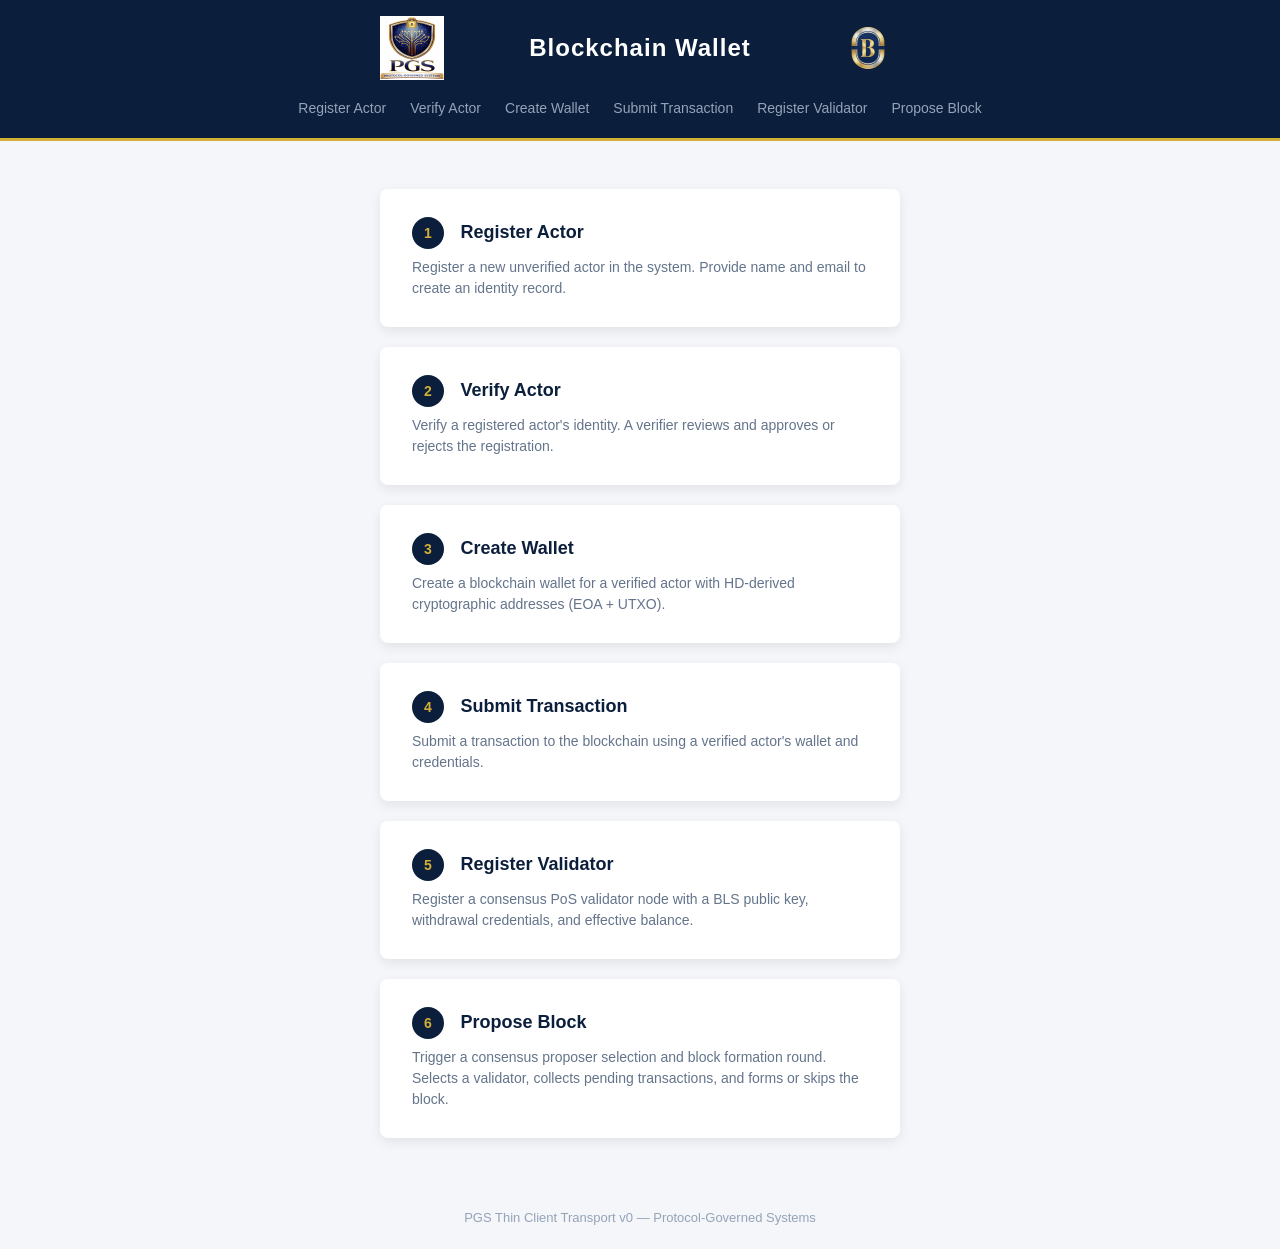
<file: pgs_blockchain/testbed/static/index.html>
<!DOCTYPE html>
<html lang="en">
<head>
    <meta charset="UTF-8">
    <meta name="viewport" content="width=device-width, initial-scale=1.0">
    <title>Blockchain Wallet — PGS</title>
    <link rel="stylesheet" href="css/wallet.css">
</head>
<body>
    <header class="app-header">
        <div class="header-inner">
            <img src="img/pgs_logo.png" alt="PGS" class="logo">
            <h1 class="app-title">Blockchain Wallet</h1>
            <img src="img/ob_logo.png" alt="PGS" class="logo">
        </div>
        <nav class="screen-nav">
            <a href="register_actor.html">Register Actor</a>
            <a href="verify_actor.html">Verify Actor</a>
            <a href="create_wallet.html">Create Wallet</a>
            <a href="submit_transaction.html">Submit Transaction</a>
            <a href="register_validator.html">Register Validator</a>
            <a href="propose_block.html">Propose Block</a>
        </nav>
    </header>

    <div class="card-grid">
        <a href="register_actor.html" class="card">
            <span class="step-number">1</span>
            <h3>Register Actor</h3>
            <p>Register a new unverified actor in the system. Provide name and email to create an identity record.</p>
        </a>

        <a href="verify_actor.html" class="card">
            <span class="step-number">2</span>
            <h3>Verify Actor</h3>
            <p>Verify a registered actor's identity. A verifier reviews and approves or rejects the registration.</p>
        </a>

        <a href="create_wallet.html" class="card">
            <span class="step-number">3</span>
            <h3>Create Wallet</h3>
            <p>Create a blockchain wallet for a verified actor with HD-derived cryptographic addresses (EOA + UTXO).</p>
        </a>

        <a href="submit_transaction.html" class="card">
            <span class="step-number">4</span>
            <h3>Submit Transaction</h3>
            <p>Submit a transaction to the blockchain using a verified actor's wallet and credentials.</p>
        </a>

        <a href="register_validator.html" class="card">
            <span class="step-number">5</span>
            <h3>Register Validator</h3>
            <p>Register a consensus PoS validator node with a BLS public key, withdrawal credentials, and effective balance.</p>
        </a>

        <a href="propose_block.html" class="card">
            <span class="step-number">6</span>
            <h3>Propose Block</h3>
            <p>Trigger a consensus proposer selection and block formation round. Selects a validator, collects pending transactions, and forms or skips the block.</p>
        </a>
    </div>

    <footer class="app-footer">
        PGS Thin Client Transport v0 — Protocol-Governed Systems
    </footer>
</body>
</html>
</file>
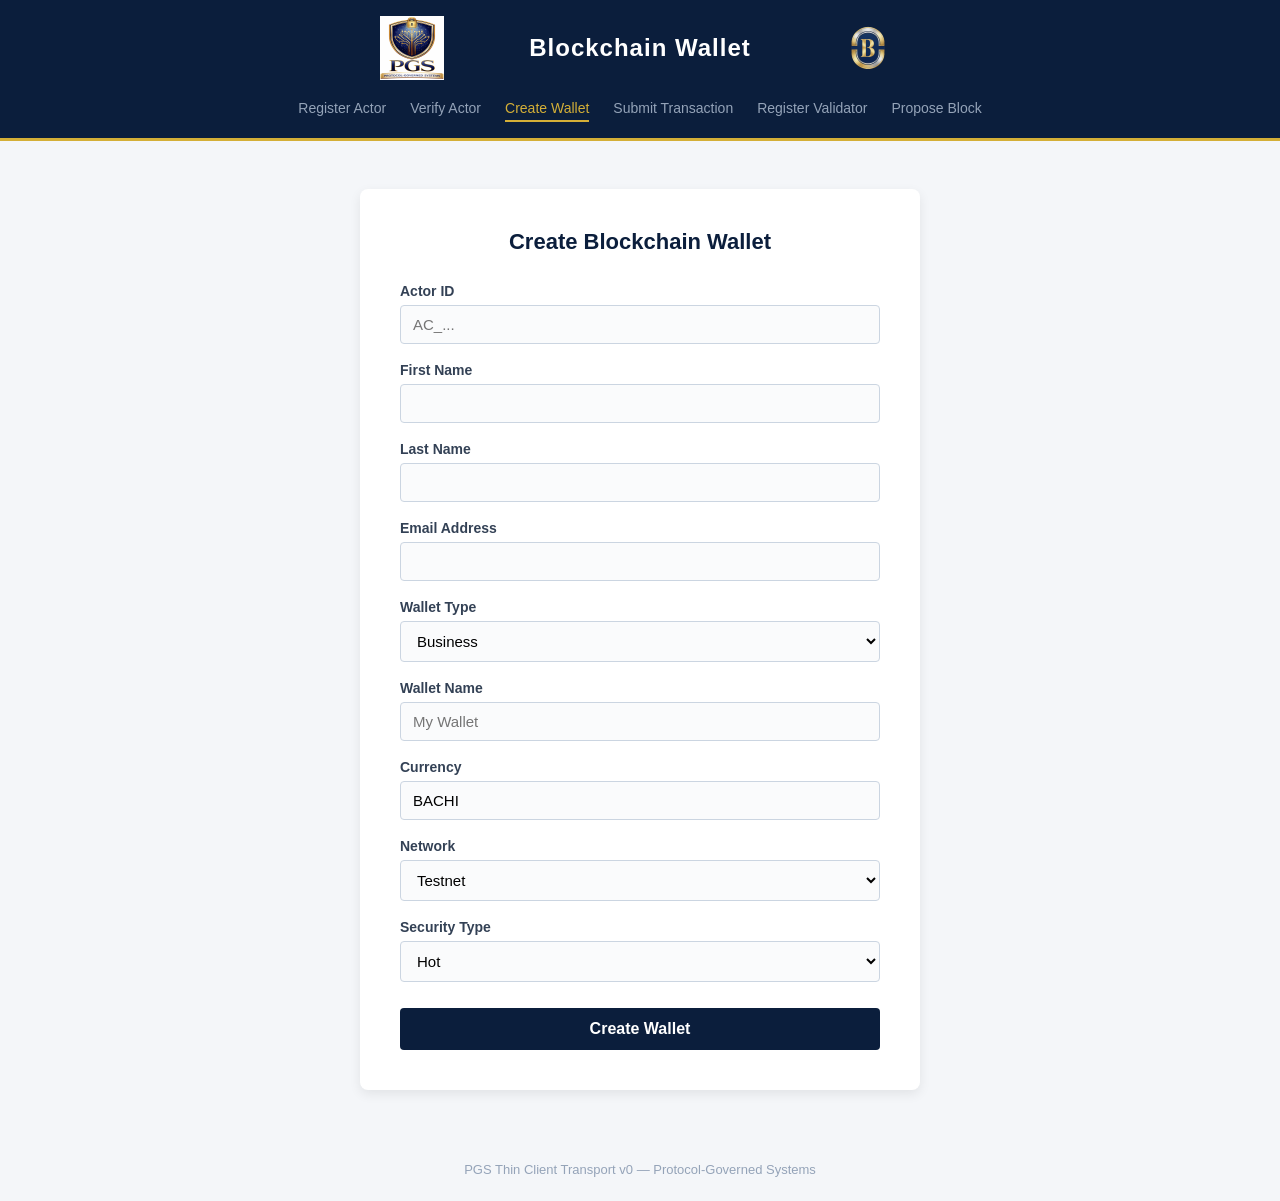
<file: pgs_blockchain/testbed/static/create_wallet.html>
<!DOCTYPE html>
<html lang="en">
<head>
    <meta charset="UTF-8">
    <meta name="viewport" content="width=device-width, initial-scale=1.0">
    <title>Create Wallet — Blockchain Wallet</title>
    <link rel="stylesheet" href="css/wallet.css">
</head>
<body>
    <header class="app-header">
        <div class="header-inner">
            <img src="img/pgs_logo.png" alt="PGS" class="logo">
            <h1 class="app-title">Blockchain Wallet</h1>
            <img src="img/ob_logo.png" alt="PGS" class="logo">
        </div>
        <nav class="screen-nav">
            <a href="register_actor.html">Register Actor</a>
            <a href="verify_actor.html">Verify Actor</a>
            <a href="create_wallet.html" class="active">Create Wallet</a>
            <a href="submit_transaction.html">Submit Transaction</a>
            <a href="register_validator.html">Register Validator</a>
            <a href="propose_block.html">Propose Block</a>
        </nav>
    </header>

    <div class="container">
        <h2>Create Blockchain Wallet</h2>

        <form id="wallet-form" data-workflow="blockchain::WF_CREATE_WALLET_V0"
              data-structure="governance.layers::STRUCTURE_RUNTIME_EXECUTION_V0"
              onsubmit="event.preventDefault(); submitWorkflow('wallet-form');">

            <div class="form-group">
                <label for="actor_id">Actor ID</label>
                <input type="text" id="actor_id" data-field="actor_id" placeholder="AC_..." required>
            </div>

            <div class="form-group">
                <label for="first_name">First Name</label>
                <input type="text" id="first_name" data-field="actor_record.first_name" required>
            </div>

            <div class="form-group">
                <label for="last_name">Last Name</label>
                <input type="text" id="last_name" data-field="actor_record.last_name" required>
            </div>

            <div class="form-group">
                <label for="email">Email Address</label>
                <input type="email" id="email" data-field="actor_record.email_registration" required>
            </div>

            <div class="form-group">
                <label for="wallet_type">Wallet Type</label>
                <select id="wallet_type" data-field="wallet_type" required>
                    <option value="business">Business</option>
                    <option value="personal">Personal</option>
                </select>
            </div>

            <div class="form-group">
                <label for="wallet_name">Wallet Name</label>
                <input type="text" id="wallet_name" data-field="wallet_config.name" placeholder="My Wallet">
            </div>

            <div class="form-group">
                <label for="currency">Currency</label>
                <input type="text" id="currency" data-field="wallet_config.currency" value="BACHI">
            </div>

            <div class="form-group">
                <label for="network">Network</label>
                <select id="network" data-field="wallet_config.metadata.network">
                    <option value="testnet">Testnet</option>
                    <option value="mainnet">Mainnet</option>
                </select>
            </div>

            <div class="form-group">
                <label for="security_type">Security Type</label>
                <select id="security_type" data-field="wallet_config.metadata.security_type">
                    <option value="hot">Hot</option>
                    <option value="cold">Cold</option>
                </select>
            </div>

            <button type="submit" class="primary-button">Create Wallet</button>
        </form>

        <div id="result" class="result-panel"></div>
    </div>

    <footer class="app-footer">
        PGS Thin Client Transport v0 — Protocol-Governed Systems
    </footer>

    <script src="js/pgs_bridge.js"></script>
</body>
</html>
</file>
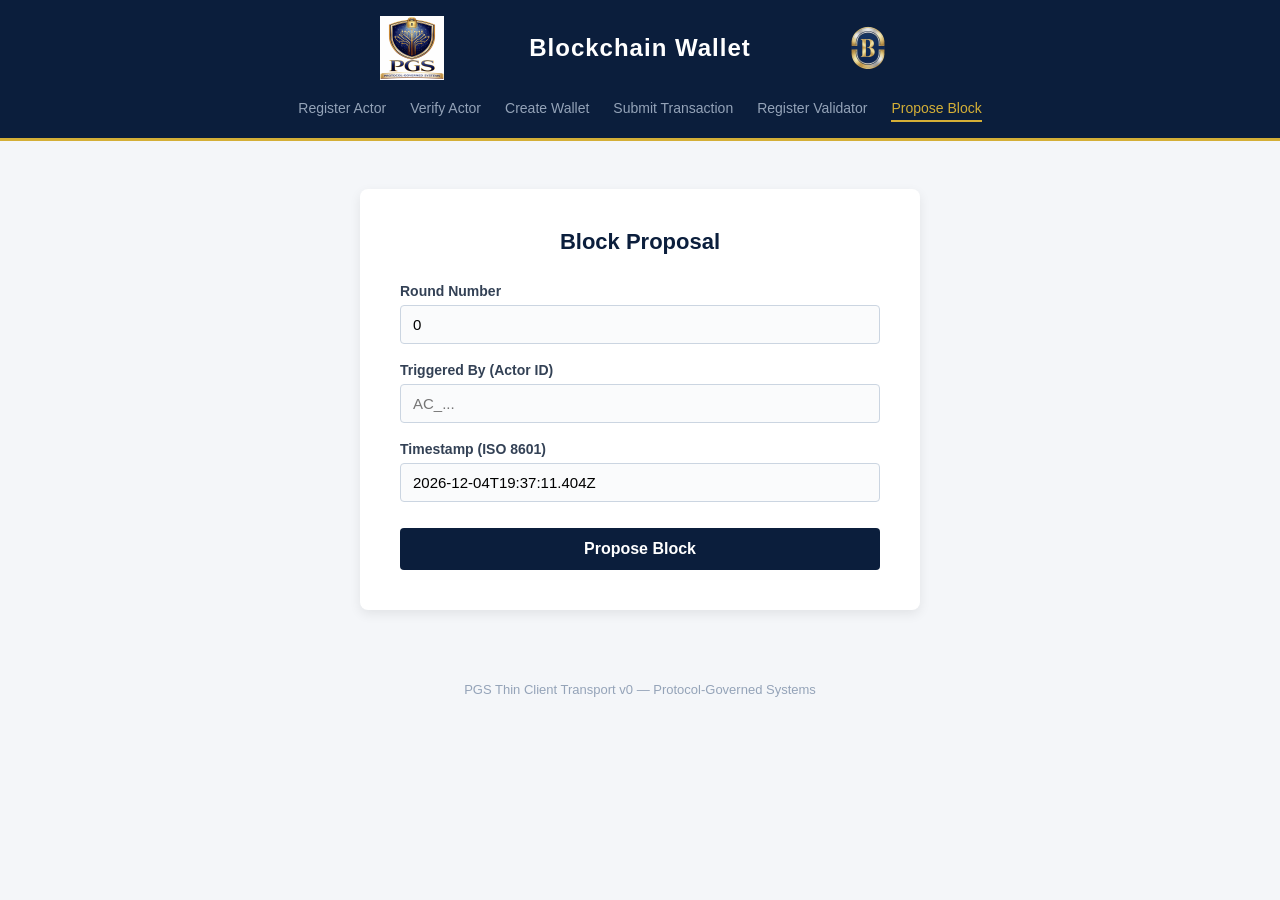
<file: pgs_blockchain/testbed/static/propose_block.html>
<!DOCTYPE html>
<html lang="en">
<head>
    <meta charset="UTF-8">
    <meta name="viewport" content="width=device-width, initial-scale=1.0">
    <title>Propose Block — Blockchain Wallet</title>
    <link rel="stylesheet" href="css/wallet.css">
</head>
<body>
    <header class="app-header">
        <div class="header-inner">
            <img src="img/pgs_logo.png" alt="PGS" class="logo">
            <h1 class="app-title">Blockchain Wallet</h1>
            <img src="img/ob_logo.png" alt="PGS" class="logo">
        </div>
        <nav class="screen-nav">
            <a href="register_actor.html">Register Actor</a>
            <a href="verify_actor.html">Verify Actor</a>
            <a href="create_wallet.html">Create Wallet</a>
            <a href="submit_transaction.html">Submit Transaction</a>
            <a href="register_validator.html">Register Validator</a>
            <a href="propose_block.html" class="active">Propose Block</a>
        </nav>
    </header>

    <div class="container">
        <h2>Block Proposal</h2>

        <form id="propose-block-form" data-workflow="blockchain::WF_PROPOSE_BLOCK_V0"
              data-structure="governance.layers::STRUCTURE_RUNTIME_EXECUTION_V0"
              onsubmit="event.preventDefault(); submitWorkflow('propose-block-form');">

            <div class="form-group">
                <label for="round_number">Round Number</label>
                <input type="number" id="round_number" data-field="round_number" required
                       min="0" value="0">
            </div>

            <div class="form-group">
                <label for="triggered_by">Triggered By (Actor ID)</label>
                <input type="text" id="triggered_by" data-field="triggered_by" required
                       placeholder="AC_...">
            </div>

            <div class="form-group">
                <label for="timestamp">Timestamp (ISO 8601)</label>
                <input type="text" id="timestamp" data-field="timestamp" required
                       placeholder="2026-06-02T00:00:00.000000">
            </div>

            <button type="submit" class="primary-button">Propose Block</button>
        </form>

        <div id="result" class="result-panel"></div>
    </div>

    <footer class="app-footer">
        PGS Thin Client Transport v0 — Protocol-Governed Systems
    </footer>

    <script src="js/pgs_bridge.js"></script>
    <script>
        // Auto-populate timestamp with current UTC ISO string on load
        document.addEventListener('DOMContentLoaded', function() {
            const tsInput = document.getElementById('timestamp');
            if (tsInput && !tsInput.value) {
                tsInput.value = new Date().toISOString();
            }
        });
    </script>
</body>
</html>
</file>
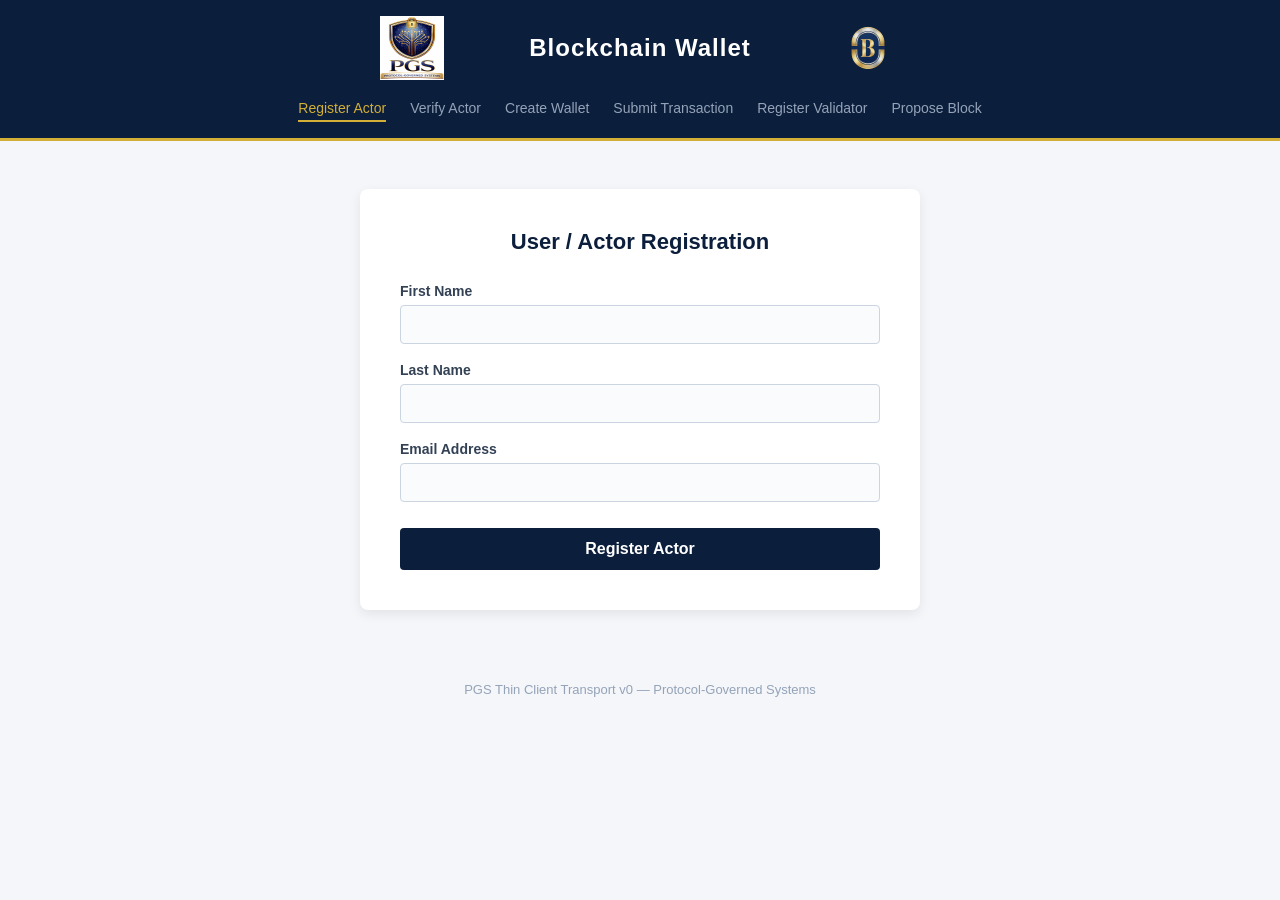
<file: pgs_blockchain/testbed/static/register_actor.html>
<!DOCTYPE html>
<html lang="en">
<head>
    <meta charset="UTF-8">
    <meta name="viewport" content="width=device-width, initial-scale=1.0">
    <title>Register Actor — Blockchain Wallet</title>
    <link rel="stylesheet" href="css/wallet.css">
</head>
<body>
    <header class="app-header">
        <div class="header-inner">
            <img src="img/pgs_logo.png" alt="PGS" class="logo">
            <h1 class="app-title">Blockchain Wallet</h1>
            <img src="img/ob_logo.png" alt="PGS" class="logo">
        </div>
        <nav class="screen-nav">
            <a href="register_actor.html" class="active">Register Actor</a>
            <a href="verify_actor.html">Verify Actor</a>
            <a href="create_wallet.html">Create Wallet</a>
            <a href="submit_transaction.html">Submit Transaction</a>
            <a href="register_validator.html">Register Validator</a>
            <a href="propose_block.html">Propose Block</a>
        </nav>
    </header>

    <div class="container">
        <h2>User / Actor Registration</h2>

        <form id="registration-form" data-workflow="blockchain::WF_REGISTER_ACTOR_UNVERIFIED_V0"
              data-structure="governance.layers::STRUCTURE_RUNTIME_EXECUTION_V0"
              onsubmit="event.preventDefault(); submitWorkflow('registration-form');">

            <div class="form-group">
                <label for="first_name">First Name</label>
                <input type="text" id="first_name" data-field="actor_record.first_name" required>
            </div>

            <div class="form-group">
                <label for="last_name">Last Name</label>
                <input type="text" id="last_name" data-field="actor_record.last_name" required>
            </div>

            <div class="form-group">
                <label for="email">Email Address</label>
                <input type="email" id="email" data-field="actor_record.email_registration" required>
            </div>

            <button type="submit" class="primary-button">Register Actor</button>
        </form>

        <div id="result" class="result-panel"></div>
    </div>

    <footer class="app-footer">
        PGS Thin Client Transport v0 — Protocol-Governed Systems
    </footer>

    <script src="js/pgs_bridge.js"></script>
</body>
</html>
</file>
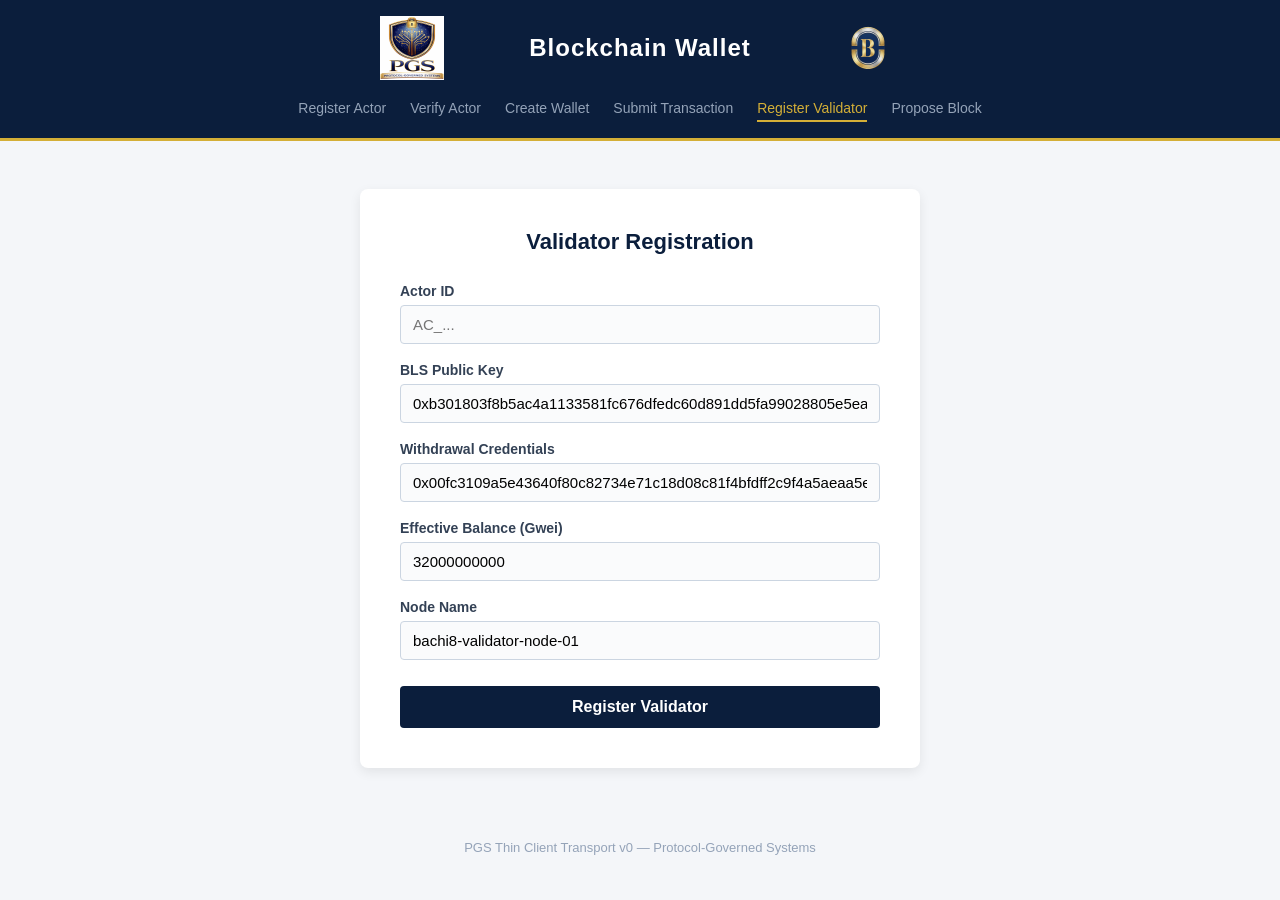
<file: pgs_blockchain/testbed/static/register_validator.html>
<!DOCTYPE html>
<html lang="en">
<head>
    <meta charset="UTF-8">
    <meta name="viewport" content="width=device-width, initial-scale=1.0">
    <title>Register Validator — Blockchain Wallet</title>
    <link rel="stylesheet" href="css/wallet.css">
</head>
<body>
    <header class="app-header">
        <div class="header-inner">
            <img src="img/pgs_logo.png" alt="PGS" class="logo">
            <h1 class="app-title">Blockchain Wallet</h1>
            <img src="img/ob_logo.png" alt="PGS" class="logo">
        </div>
        <nav class="screen-nav">
            <a href="register_actor.html">Register Actor</a>
            <a href="verify_actor.html">Verify Actor</a>
            <a href="create_wallet.html">Create Wallet</a>
            <a href="submit_transaction.html">Submit Transaction</a>
            <a href="register_validator.html" class="active">Register Validator</a>
            <a href="propose_block.html">Propose Block</a>
        </nav>
    </header>

    <div class="container">
        <h2>Validator Registration</h2>

        <form id="validator-form" data-workflow="blockchain::WF_REGISTER_VALIDATOR_V0"
              data-structure="governance.layers::STRUCTURE_RUNTIME_EXECUTION_V0"
              onsubmit="event.preventDefault(); submitWorkflow('validator-form');">

            <div class="form-group">
                <label for="actor_id">Actor ID</label>
                <input type="text" id="actor_id" data-field="validator_record.actor_id" required
                       placeholder="AC_...">
            </div>

            <div class="form-group">
                <label for="pubkey">BLS Public Key</label>
                <input type="text" id="pubkey" data-field="validator_record.pubkey" required
                       value="0xb301803f8b5ac4a1133581fc676dfedc60d891dd5fa99028805e5ea5b08d3491af75d0707adab3b70c6a6a580217bf81">
            </div>

            <div class="form-group">
                <label for="withdrawal_credentials">Withdrawal Credentials</label>
                <input type="text" id="withdrawal_credentials" data-field="validator_record.withdrawal_credentials" required
                       value="0x00fc3109a5e43640f80c82734e71c18d08c81f4bfdff2c9f4a5aeaa5e26e12c7">
            </div>

            <div class="form-group">
                <label for="effective_balance">Effective Balance (Gwei)</label>
                <input type="number" id="effective_balance" data-field="validator_record.effective_balance" required
                       value="32000000000">
            </div>

            <div class="form-group">
                <label for="node_name">Node Name</label>
                <input type="text" id="node_name" data-field="validator_record.node_name" required
                       value="bachi8-validator-node-01">
            </div>

            <button type="submit" class="primary-button">Register Validator</button>
        </form>

        <div id="result" class="result-panel"></div>
    </div>

    <footer class="app-footer">
        PGS Thin Client Transport v0 — Protocol-Governed Systems
    </footer>

    <script src="js/pgs_bridge.js"></script>
</body>
</html>
</file>
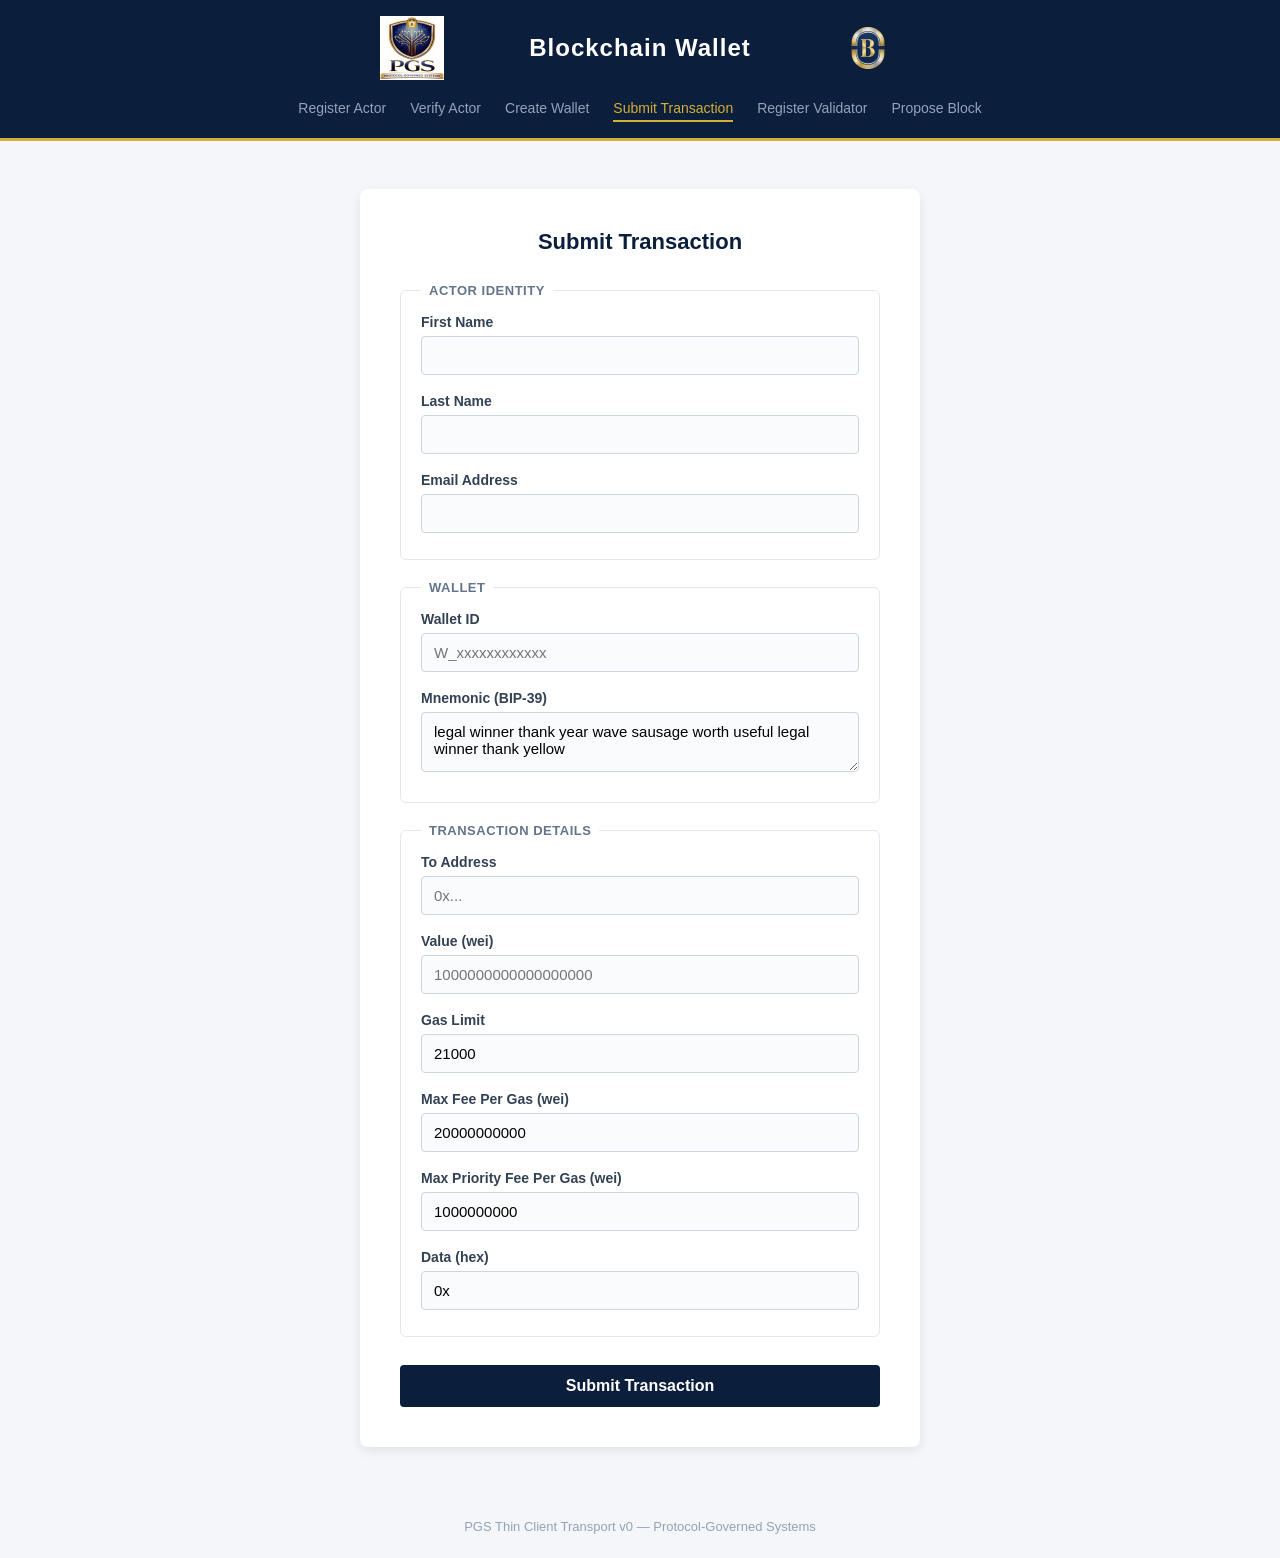
<file: pgs_blockchain/testbed/static/submit_transaction.html>
<!DOCTYPE html>
<html lang="en">
<head>
    <meta charset="UTF-8">
    <meta name="viewport" content="width=device-width, initial-scale=1.0">
    <title>Submit Transaction — Blockchain Wallet</title>
    <link rel="stylesheet" href="css/wallet.css">
</head>
<body>
    <header class="app-header">
        <div class="header-inner">
            <img src="img/pgs_logo.png" alt="PGS" class="logo">
            <h1 class="app-title">Blockchain Wallet</h1>
            <img src="img/ob_logo.png" alt="PGS" class="logo">
        </div>
        <nav class="screen-nav">
            <a href="register_actor.html">Register Actor</a>
            <a href="verify_actor.html">Verify Actor</a>
            <a href="create_wallet.html">Create Wallet</a>
            <a href="submit_transaction.html" class="active">Submit Transaction</a>
            <a href="register_validator.html">Register Validator</a>
            <a href="propose_block.html">Propose Block</a>
        </nav>
    </header>

    <div class="container">
        <h2>Submit Transaction</h2>

        <form id="tx-form" data-workflow="blockchain::WF_SUBMIT_TRANSACTION_V0"
              data-structure="governance.layers::STRUCTURE_RUNTIME_EXECUTION_V0"
              onsubmit="event.preventDefault(); submitWorkflow('tx-form');">

            <fieldset class="form-section">
                <legend>Actor Identity</legend>

                <div class="form-group">
                    <label for="first_name">First Name</label>
                    <input type="text" id="first_name" data-field="actor_record.first_name" required>
                </div>

                <div class="form-group">
                    <label for="last_name">Last Name</label>
                    <input type="text" id="last_name" data-field="actor_record.last_name" required>
                </div>

                <div class="form-group">
                    <label for="email">Email Address</label>
                    <input type="email" id="email" data-field="actor_record.email_registration" required>
                </div>
            </fieldset>

            <fieldset class="form-section">
                <legend>Wallet</legend>

                <div class="form-group">
                    <label for="wallet_id">Wallet ID</label>
                    <input type="text" id="wallet_id" data-field="wallet_id" placeholder="W_xxxxxxxxxxxx" required>
                </div>

                <div class="form-group">
                    <label for="mnemonic">Mnemonic (BIP-39)</label>
                    <textarea id="mnemonic" data-field="mnemonic" rows="2" required>legal winner thank year wave sausage worth useful legal winner thank yellow</textarea>
                </div>
            </fieldset>

            <fieldset class="form-section">
                <legend>Transaction Details</legend>

                <div class="form-group">
                    <label for="to_address">To Address</label>
                    <input type="text" id="to_address" data-field="to_address"
                           placeholder="0x..." required>
                </div>

                <div class="form-group">
                    <label for="value">Value (wei)</label>
                    <input type="text" id="value" data-field="value"
                           placeholder="1000000000000000000" required>
                </div>

                <div class="form-group">
                    <label for="gas_limit">Gas Limit</label>
                    <input type="text" id="gas_limit" data-field="gas_limit" value="21000">
                </div>

                <div class="form-group">
                    <label for="max_fee_per_gas">Max Fee Per Gas (wei)</label>
                    <input type="text" id="max_fee_per_gas" data-field="max_fee_per_gas" value="20000000000">
                </div>

                <div class="form-group">
                    <label for="max_priority_fee_per_gas">Max Priority Fee Per Gas (wei)</label>
                    <input type="text" id="max_priority_fee_per_gas" data-field="max_priority_fee_per_gas" value="1000000000">
                </div>

                <div class="form-group">
                    <label for="data">Data (hex)</label>
                    <input type="text" id="data" data-field="data" value="0x">
                </div>
            </fieldset>

            <button type="submit" class="primary-button">Submit Transaction</button>
        </form>

        <div id="result" class="result-panel"></div>
    </div>

    <footer class="app-footer">
        PGS Thin Client Transport v0 — Protocol-Governed Systems
    </footer>

    <script src="js/pgs_bridge.js"></script>
</body>
</html>
</file>
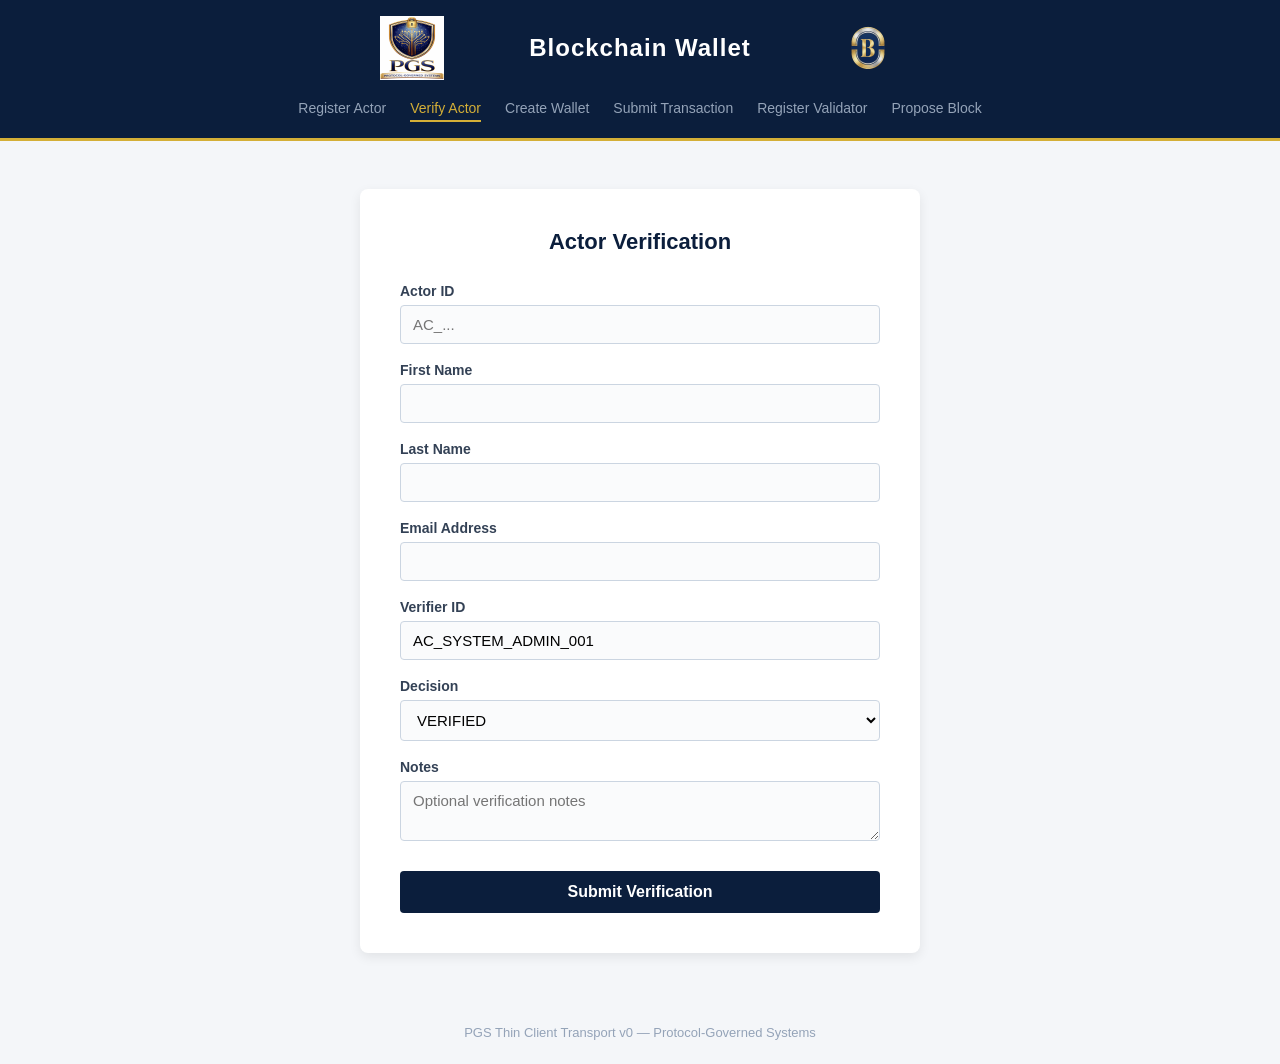
<file: pgs_blockchain/testbed/static/verify_actor.html>
<!DOCTYPE html>
<html lang="en">
<head>
    <meta charset="UTF-8">
    <meta name="viewport" content="width=device-width, initial-scale=1.0">
    <title>Verify Actor — Blockchain Wallet</title>
    <link rel="stylesheet" href="css/wallet.css">
</head>
<body>
    <header class="app-header">
        <div class="header-inner">
            <img src="img/pgs_logo.png" alt="PGS" class="logo">
            <h1 class="app-title">Blockchain Wallet</h1>
            <img src="img/ob_logo.png" alt="PGS" class="logo">
        </div>
        <nav class="screen-nav">
            <a href="register_actor.html">Register Actor</a>
            <a href="verify_actor.html" class="active">Verify Actor</a>
            <a href="create_wallet.html">Create Wallet</a>
            <a href="submit_transaction.html">Submit Transaction</a>
            <a href="register_validator.html">Register Validator</a>
            <a href="propose_block.html">Propose Block</a>
        </nav>
    </header>

    <div class="container">
        <h2>Actor Verification</h2>

        <form id="verify-form" data-workflow="blockchain::WF_VERIFY_ACTOR_V0"
              data-structure="governance.layers::STRUCTURE_RUNTIME_EXECUTION_V0"
              onsubmit="event.preventDefault(); submitWorkflow('verify-form');">

            <div class="form-group">
                <label for="actor_id">Actor ID</label>
                <input type="text" id="actor_id" data-field="actor_id" placeholder="AC_..." required>
            </div>

            <div class="form-group">
                <label for="first_name">First Name</label>
                <input type="text" id="first_name" data-field="actor_record.first_name" required>
            </div>

            <div class="form-group">
                <label for="last_name">Last Name</label>
                <input type="text" id="last_name" data-field="actor_record.last_name" required>
            </div>

            <div class="form-group">
                <label for="email">Email Address</label>
                <input type="email" id="email" data-field="actor_record.email_registration" required>
            </div>

            <div class="form-group">
                <label for="verifier_id">Verifier ID</label>
                <input type="text" id="verifier_id" data-field="verifier_id" value="AC_SYSTEM_ADMIN_001" required>
            </div>

            <div class="form-group">
                <label for="decision">Decision</label>
                <select id="decision" data-field="decision" required>
                    <option value="VERIFIED">VERIFIED</option>
                    <option value="REJECTED">REJECTED</option>
                </select>
            </div>

            <div class="form-group">
                <label for="notes">Notes</label>
                <textarea id="notes" data-field="notes" placeholder="Optional verification notes"></textarea>
            </div>

            <button type="submit" class="primary-button">Submit Verification</button>
        </form>

        <div id="result" class="result-panel"></div>
    </div>

    <footer class="app-footer">
        PGS Thin Client Transport v0 — Protocol-Governed Systems
    </footer>

    <script src="js/pgs_bridge.js"></script>
</body>
</html>
</file>
<file: pgs_blockchain/testbed/static/css/wallet.css>
/* wallet.css — Clean enterprise theme for thin client demo */

* {
    box-sizing: border-box;
    margin: 0;
    padding: 0;
}

body {
    font-family: Arial, Helvetica, sans-serif;
    background-color: #f4f6f9;
    color: #333;
    min-height: 100vh;
}

/* ── Header ──────────────────────────────────────────────── */

.app-header {
    background-color: #0b1e3c;
    padding: 16px 0; /* Removed horizontal padding to let inner container handle it */
    border-bottom: 3px solid #d4af37;
}

.header-inner {
    display: flex;
    align-items: center;
    justify-content: space-between;
    max-width: 560px; /* Matches .container width */
    margin: 0 auto;
    padding: 0 20px; /* Add padding to match card padding if needed, or just for safety */
}

.logo {
    height: 64px;
    width: auto;
    object-fit: contain;
}

.app-title {
    color: white;
    font-size: 24px;
    font-weight: bold;
    letter-spacing: 1px;
    text-align: center;
    flex-grow: 1;
    margin: 0 16px;
}

/* ── Navigation ──────────────────────────────────────────── */

.screen-nav {
    display: flex;
    justify-content: center;
    gap: 24px;
    padding: 16px 0 0;
}

.screen-nav a {
    color: #94a3b8;
    text-decoration: none;
    font-size: 14px;
    padding: 4px 0;
    border-bottom: 2px solid transparent;
    transition: color 0.2s, border-color 0.2s;
}

.screen-nav a:hover,
.screen-nav a.active {
    color: #d4af37;
    border-bottom-color: #d4af37;
}

/* ── Container / Card ────────────────────────────────────── */

.container {
    max-width: 560px;
    margin: 48px auto;
    padding: 40px;
    background: white;
    border-radius: 8px;
    box-shadow: 0 4px 12px rgba(0, 0, 0, 0.08);
}

.container h2 {
    margin-bottom: 28px;
    text-align: center;
    font-size: 22px;
    color: #0b1e3c;
}

/* ── Landing page cards ──────────────────────────────────── */

.card-grid {
    display: flex;
    flex-direction: column;
    gap: 20px;
    max-width: 560px;
    margin: 48px auto;
    padding: 0 20px;
}

.card {
    background: white;
    border-radius: 8px;
    padding: 28px 32px;
    box-shadow: 0 4px 12px rgba(0, 0, 0, 0.08);
    text-decoration: none;
    color: inherit;
    transition: box-shadow 0.2s, transform 0.15s;
    display: block;
}

.card:hover {
    box-shadow: 0 6px 20px rgba(0, 0, 0, 0.12);
    transform: translateY(-2px);
}

.card .step-number {
    display: inline-block;
    background: #0b1e3c;
    color: #d4af37;
    width: 32px;
    height: 32px;
    border-radius: 50%;
    text-align: center;
    line-height: 32px;
    font-weight: bold;
    font-size: 14px;
    margin-right: 12px;
}

.card h3 {
    display: inline;
    font-size: 18px;
    color: #0b1e3c;
}

.card p {
    margin-top: 8px;
    color: #64748b;
    font-size: 14px;
    line-height: 1.5;
}

/* ── Form ────────────────────────────────────────────────── */

.form-group {
    margin-bottom: 18px;
}

.form-group label {
    display: block;
    margin-bottom: 6px;
    font-weight: bold;
    font-size: 14px;
    color: #334155;
}

.form-group input,
.form-group select,
.form-group textarea {
    width: 100%;
    padding: 10px 12px;
    border: 1px solid #cbd5e1;
    border-radius: 4px;
    font-size: 15px;
    font-family: inherit;
    background: #fafbfc;
    transition: border-color 0.2s;
}

.form-group input:focus,
.form-group select:focus,
.form-group textarea:focus {
    outline: none;
    border-color: #0b1e3c;
    background: white;
}

.form-group textarea {
    resize: vertical;
    min-height: 60px;
}

.primary-button {
    width: 100%;
    padding: 12px;
    background-color: #0b1e3c;
    color: white;
    border: none;
    border-radius: 4px;
    font-size: 16px;
    font-weight: bold;
    cursor: pointer;
    margin-top: 8px;
    transition: background-color 0.2s;
}

.primary-button:hover {
    background-color: #123066;
}

.primary-button:disabled {
    background-color: #94a3b8;
    cursor: not-allowed;
}

/* ── Result display ──────────────────────────────────────── */

.result-panel {
    margin-top: 28px;
    padding: 20px;
    border-radius: 6px;
    display: none;
}

.result-panel.visible {
    display: block;
}

.result-panel.success {
    background: #f0fdf4;
    border: 1px solid #86efac;
}

.result-panel.error {
    background: #fef2f2;
    border: 1px solid #fca5a5;
}

.result-panel.already-submitted {
    background: #fffbeb;
    border: 1px solid #fcd34d;
}

.result-panel .status-badge {
    display: inline-block;
    padding: 4px 12px;
    border-radius: 12px;
    font-size: 13px;
    font-weight: bold;
    margin-bottom: 12px;
}

.result-panel.success .status-badge {
    background: #166534;
    color: white;
}

.result-panel.error .status-badge {
    background: #991b1b;
    color: white;
}

.result-panel.already-submitted .status-badge {
    background: #92400e;
    color: white;
}

.result-field {
    margin-bottom: 8px;
    font-size: 14px;
}

.result-field .label {
    font-weight: bold;
    color: #475569;
    display: inline-block;
    min-width: 110px;
}

.result-field .value {
    color: #1e293b;
    font-family: 'Courier New', monospace;
    word-break: break-all;
}

.result-json {
    margin-top: 12px;
    padding: 12px;
    background: #1e293b;
    color: #e2e8f0;
    border-radius: 4px;
    font-family: 'Courier New', monospace;
    font-size: 12px;
    white-space: pre-wrap;
    overflow-x: auto;
    max-height: 300px;
    overflow-y: auto;
}

/* ── Form sections (fieldset) ────────────────────────────── */

.form-section {
    border: 1px solid #e2e8f0;
    border-radius: 6px;
    padding: 16px 20px 8px;
    margin-bottom: 20px;
}

.form-section legend {
    font-size: 13px;
    font-weight: bold;
    color: #64748b;
    text-transform: uppercase;
    letter-spacing: 0.5px;
    padding: 0 8px;
}

/* ── Footer ──────────────────────────────────────────────── */

.app-footer {
    text-align: center;
    padding: 24px;
    color: #94a3b8;
    font-size: 13px;
}

/* ── Responsive ──────────────────────────────────────────── */

@media (max-width: 640px) {
    .container {
        margin: 24px 16px;
        padding: 24px;
    }

    .header-inner {
        padding: 0 16px;
    }

    .logo {
        height: 48px;
    }

    .app-title {
        font-size: 20px;
    }
}
</file>
